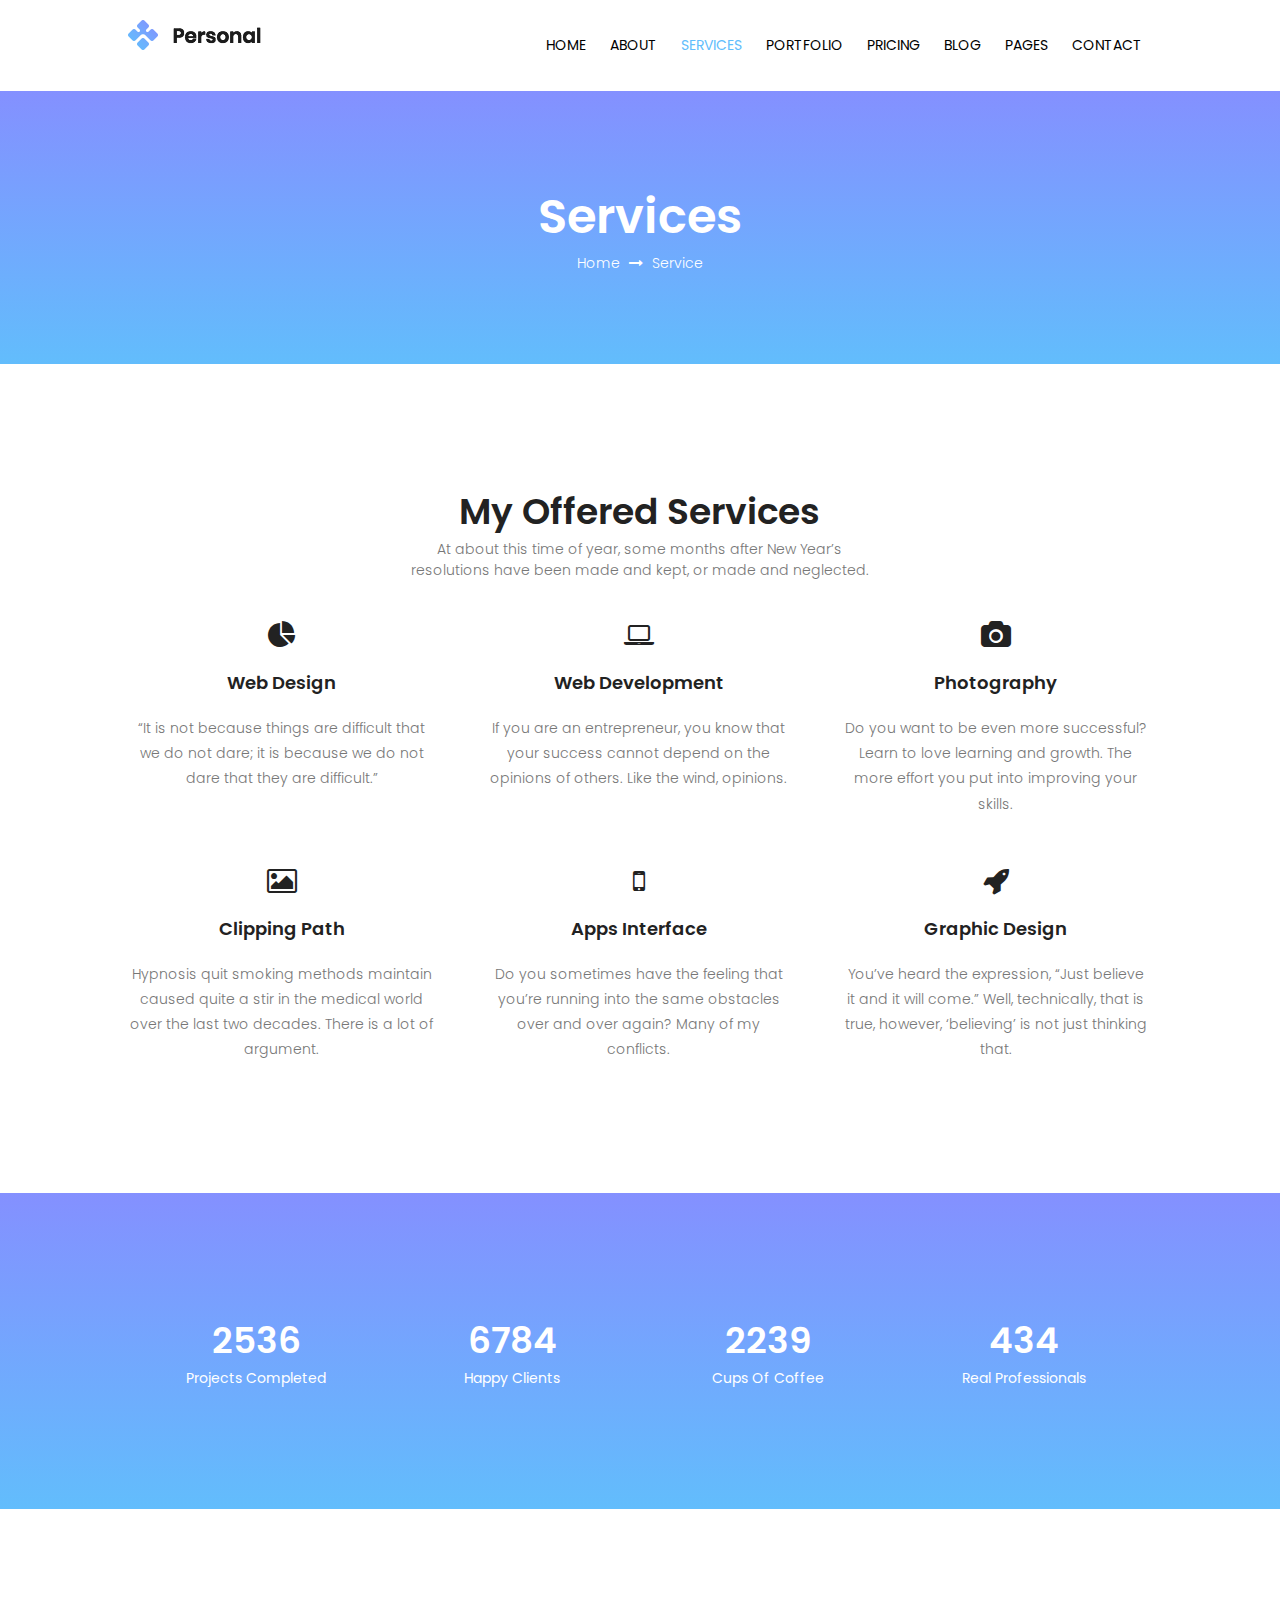
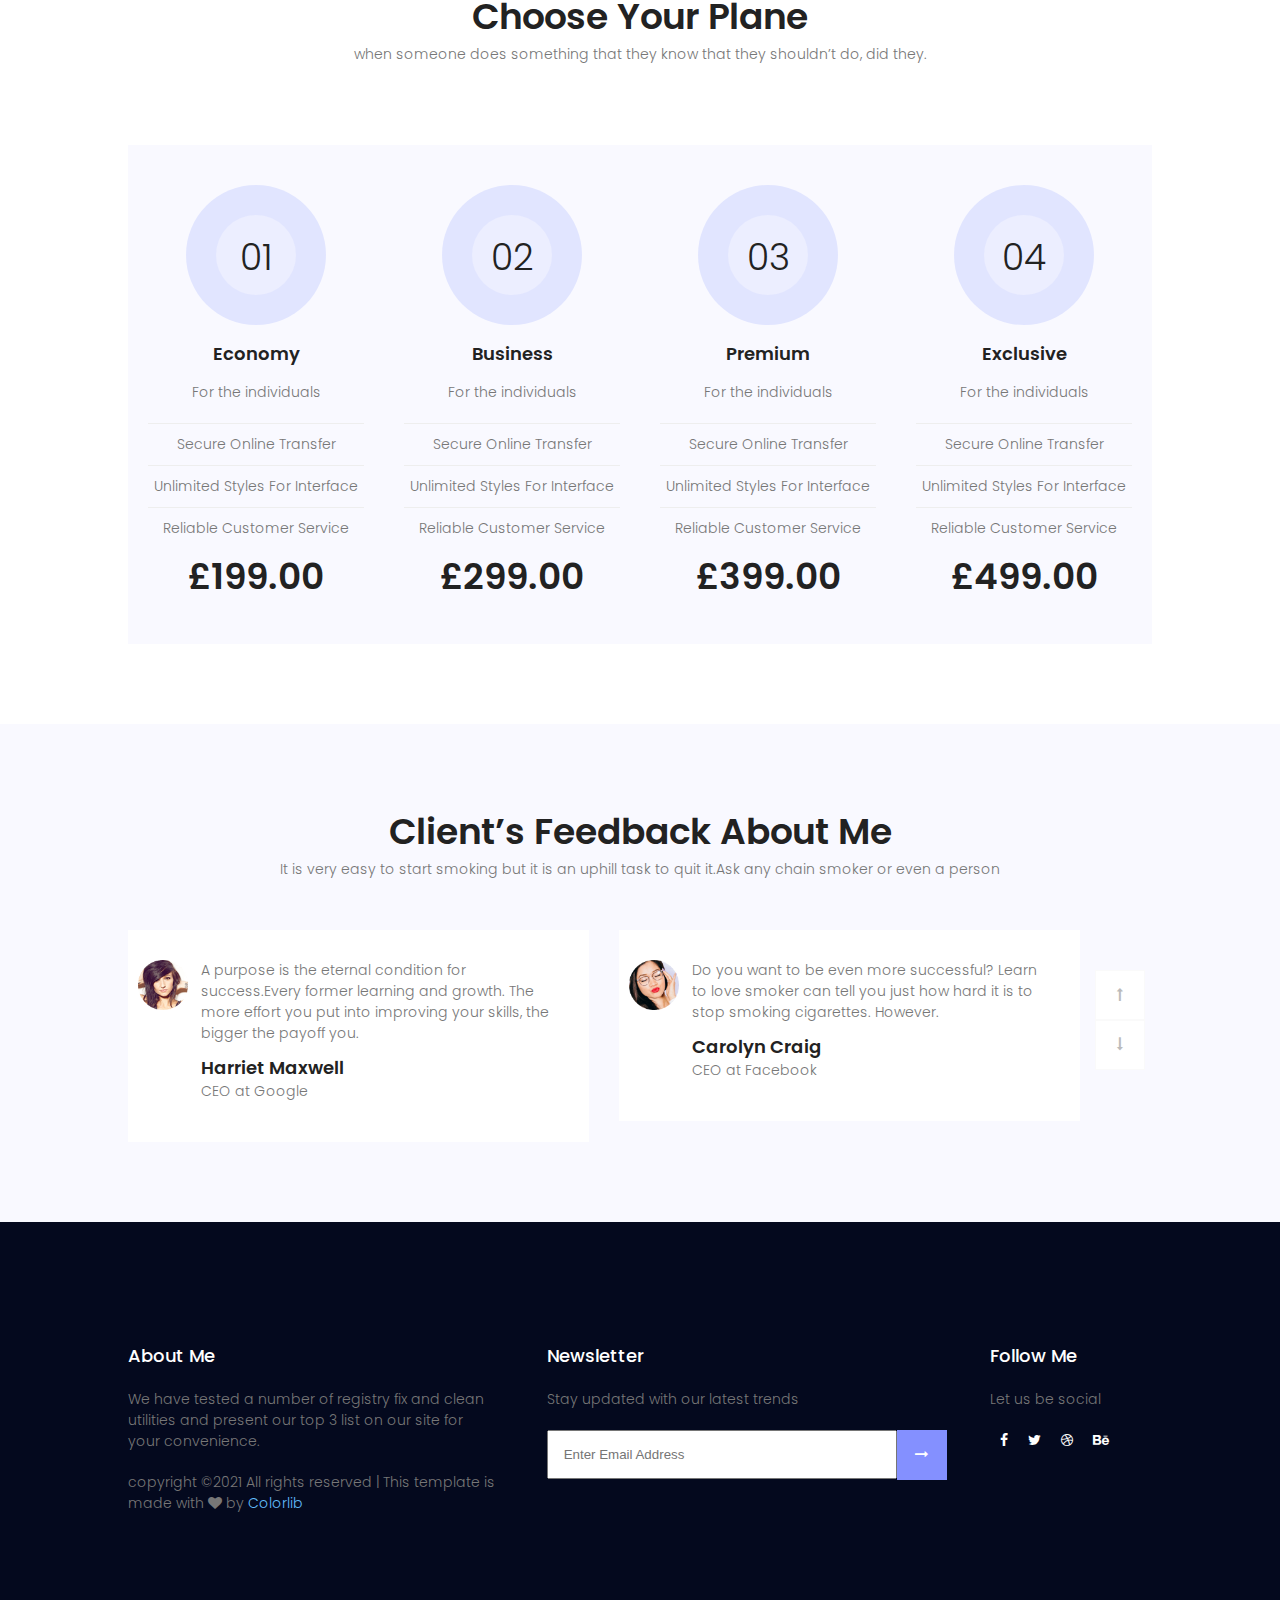
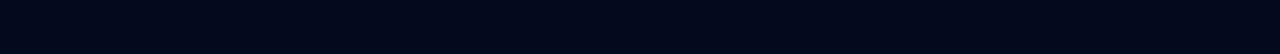
<file: index.html>
<html lang="en">
<head>
    <meta charset="UTF-8">
    <meta http-equiv="X-UA-Compatible" content="IE=edge">
    <meta name="viewport" content="width=device-width, initial-scale=1.0">
    <title>Personal</title>

    <link rel="preconnect" href="https://fonts.googleapis.com">
    <link rel="preconnect" href="https://fonts.gstatic.com" crossorigin>
    <link href="https://fonts.googleapis.com/css2?family=Poppins:wght@100;200;300;400;500;600&display=swap" rel="stylesheet">
    <link rel="stylesheet" href="./assets/fonts/css/font-awesome.min.css">
    <link rel="stylesheet" href="./assets/css/style.css">
</head>
<body>
    <!-- Header Section -->
     <div class="navbar">
         <div class="container">
             <div class="navbar__logo">
               <img src="./assets/images/logo.png" alt="Logo">
             </div>
             <ul class="navbar__links">
                 <li><a href="#">home</a></li>
                 <li><a href="#">about</a></li>
                 <li><a href="#" class="active">services</a></li>
                 <li><a href="portfolio.html">portfolio</a></li>
                 <li><a href="#">pricing</a></li>
                 <li><a href="#">blog</a></li>
                 <li><a href="#">pages</a></li>
                 <li><a href="#">contact</a></li>
             </ul>
             <div class="clear"></div>
         </div>
     </div>
    <!-- ./Header Section -->
    <!-- Service Section -->
        <div class="services">
            <h1>services</h1>
            <p>
                Home
                <i  class="fa fa-long-arrow-right"></i>
                Service
            </p>
        </div>
    <!-- ./Service Section -->
    <!-- Offer Section -->
    <div class="offers padding-section">
        <div class="container">
            <div class="offers__head">
                <h2>my offered services</h2>
                <p>At about this time of year, some months after New Year’s resolutions have been made and
                    kept, or made and neglected.
                </p>
            </div>
            <div class="offers__content">
                <div class="offers__content__item">
                    <i class="fa fa-pie-chart fa-2x"></i>
                    <h4>web design</h4>
                    <p>“It is not because things are difficult that we do not dare; it is because we do not dare that they are difficult.”</p>
                </div>
                <div class="offers__content__item margin__between">
                    <i class="fa fa-laptop fa-2x"></i>
                    <h4>web development</h4>
                    <p>If you are an entrepreneur, you know that your success cannot depend on the opinions of others. Like the wind, opinions.</p>
                </div>
                <div class="offers__content__item">
                    <i class="fa fa-camera fa-2x"></i>
                    <h4>photography</h4>
                    <p>Do you want to be even more successful? Learn to love learning and growth. The more effort you put into improving your skills.</p>
                </div>
                <div class="offers__content__item">
                    <i class="fa fa-picture-o fa-2x"></i>
                    <h4>clipping path</h4>
                    <p>Hypnosis quit smoking methods maintain caused quite a stir in the medical world over the last two decades. There is a lot of argument.</p>
                </div>
                <div class="offers__content__item margin__between">
                    <i class="fa fa-mobile-phone fa-2x"></i>
                    <h4>apps interface</h4>
                    <p>Do you sometimes have the feeling that you’re running into the same obstacles over and over again? Many of my conflicts.</p>
                </div>
                <div class="offers__content__item">
                    <i class="fa fa-rocket fa-2x"></i>
                    <h4>graphic design</h4>
                    <p>You’ve heard the expression, “Just believe it and it will come.” Well, technically, that is true, however, ‘believing’ is not just thinking that.</p>
                </div>
            </div>
        </div>
    </div>
    <!-- ./Offer Section -->

    <!--Number Section  -->
       <div class="number">
          <div class="container">
                <div class="number__item">
                    <h2>2536</h2>
                    <p>projects completed</p>
                </div>
                <div class="number__item">
                    <h2>6784</h2>
                    <p>happy clients</p>
                </div>
                <div class="number__item">
                    <h2>2239</h2>
                    <p>cups of coffee</p>
                </div>
                <div class="number__item">
                    <h2>434</h2>
                    <p>real professionals</p>
                </div>
          </div>
       </div>
    <!-- ./Number Section -->

    <!-- Pricing Section -->
    <div class="price">
        <div class="price__head padding-section">
            <h2>choose your plane</h2>
            <p>when someone does something that they know that they shouldn’t do, did they.</p>
        </div>
        <div class="container">
            <div class="price__content">
                <div class="price__content__item">
                   <div class="price__circle">
                         <h2>01</h2>
                   </div>
                   <h4>economy</h4>
                   <p>For the individuals</p>
                   <ul class="price__list">
                       <li>secure online transfer</li>
                       <li>unlimited styles for interface</li>
                       <li>reliable customer service</li>
                   </ul>
                   <h2>£199.00</>
                </div>
                <div class="price__content__item">
                    <div class="price__circle">
                        <h2>02</h2>
                    </div>
                    <h4>business</h4>
                    <p>For the individuals</p>
                    <ul class="price__list">
                        <li>secure online transfer</li>
                        <li>unlimited styles for interface</li>
                        <li>reliable customer service</li>
                    </ul>
                    <h2>£299.00</h2>
                </div>
                <div class="price__content__item">
                    <div class="price__circle">
                        <h2>03</h2>
                    </div>
                    <h4>premium</h4>
                    <p>For the individuals</p>
                    <ul class="price__list">
                        <li>secure online transfer</li>
                        <li>unlimited styles for interface</li>
                        <li>reliable customer service</li>
                    </ul>
                    <h2>£399.00</h2>
                </div>
                <div class="price__content__item">
                    <div class="price__circle">
                        <h2>04</h2>
                    </div>
                    <h4>exclusive</h4>
                    <p>For the individuals</p>
                    <ul class="price__list">
                        <li>secure online transfer</li>
                        <li>unlimited styles for interface</li>
                        <li>reliable customer service</li>
                    </ul>
                    <h2 class="price">£499.00</h2>
                </div>
            </div>
        </div>
    </div>
    <!-- ./Pricing Section -->
    <!-- Feedback Section -->
    <div class="feedback padding-section margin">
        <div class="container">
            <div class="feedback__head">
                <h2>client’s feedback about me</h2>
                <p>It is very easy to start smoking but it is an uphill task to quit it.Ask any chain smoker or even a person</p>
            </div>
            <div class="feedback__content">
                <div class="feedback__content_item margin__right">
                    <div class="feedback__content__img">
                        <img src="./assets/images/user1.png" alt="user1">
                    </div>
                    <div class="feedback__content_item_description">
                        <p>A purpose is the eternal condition for success.Every former 
                        learning and growth. The more effort you put into improving 
                        your skills, the bigger the payoff you.
                        </p>                            
                        <h4>harriet maxwell</h4>
                        <p>CEO at Google</p>
                    </div>
                </div>
                <div class="feedback__content_item">
                    <div class="feedback__content__img">
                        <img src="./assets/images/user2.png" alt="user2">
                    </div>
                    <div class="feedback__content_item_description">
                        <p>Do you want to be even more successful? Learn to love 
                        smoker can tell you just how hard it is to stop smoking 
                        cigarettes. However.
                        </p>                            
                        <h4>carolyn craig</h4>
                        <p>CEO at Facebook</p>
                    </div>
                </div>
                <div class="feedback__button">
                    <button><i class="fa fa-long-arrow-up"></i></button>
                    <button><i class="fa fa-long-arrow-down"></i></button>
                </div>
                <div class="clear"></div>
            </div>
        </div>
    </div>
    <!-- ./Feedback Section -->

    <!-- Footer Section -->
    <div class="footer padding-section">
        <div class="container">
            <div class="footer__item">
                <h4>about me</h4>
                <p>
                    We have tested a number of registry fix and clean utilities and 
                    present our top 3 list on our site for your convenience.
                </p>
                <p>copyright &copy;2021 All rights reserved | This template is made with 
                    <i class="fa fa-heart"></i> by <a href="https://colorlib.com/" class="active">Colorlib</a>
                </p>
            </div>
            <!-- footer__padding -->
            <div class="footer__item margin__between">    
                <h4>newsletter</h4>
                <p>Stay updated with our latest trends</p>
                <div class="footer__item__email">
                    <input type="email" placeholder="Enter Email Address">
                    <button class="button__color"><i class="fa fa-long-arrow-right"></i></button>
                </div>
            </div>
            <div class="footer__item follow__section">
                <h4>follow me</h4>
                <p>Let us be social</p>
                <ul class="footer__social-list">
                    <li><i class="fa fa-facebook"></i></li>
                    <li><i class="fa fa-twitter"></i></li>
                    <li><i class="fa fa-dribbble"></i></li>
                    <li><i class="fa fa-behance"></i></li>
                </ul>
            </div>
        </div>
    </div>
    <!-- ./Footer Section -->
</body>
</html>
</file>
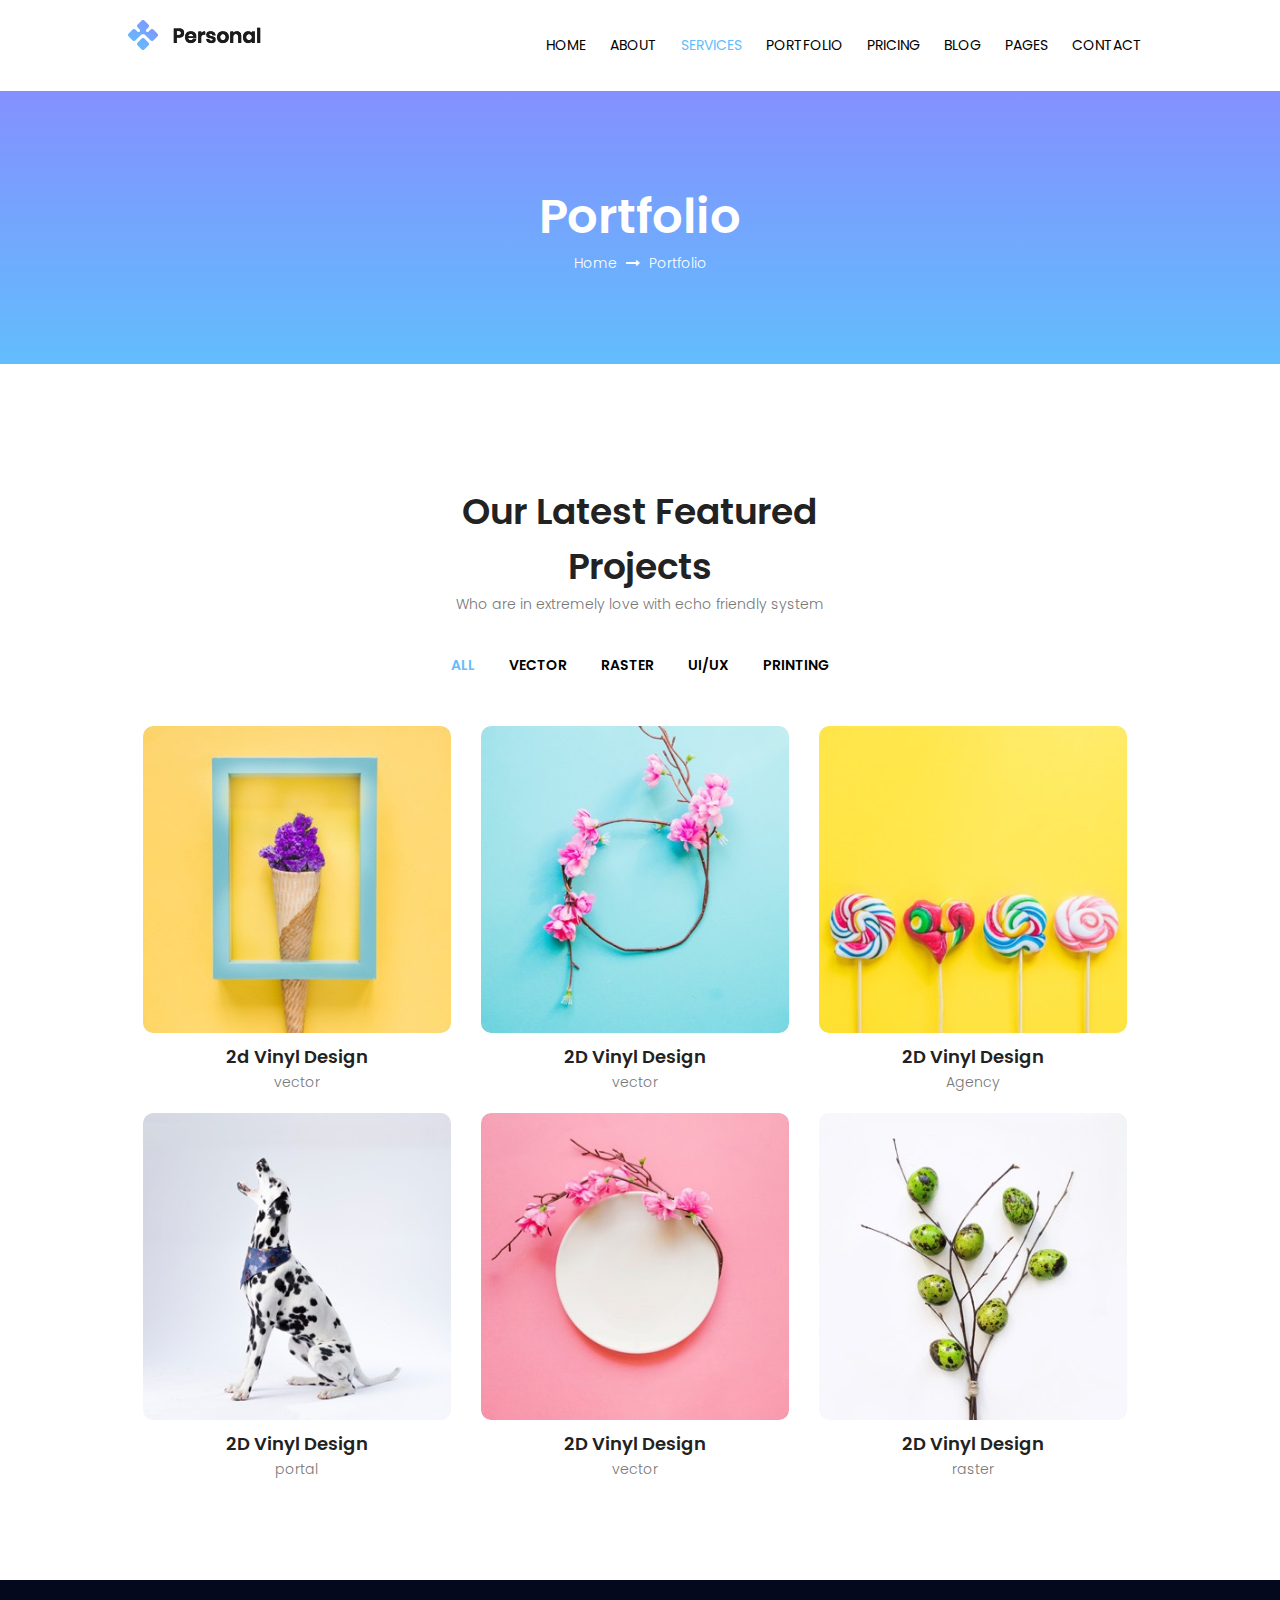
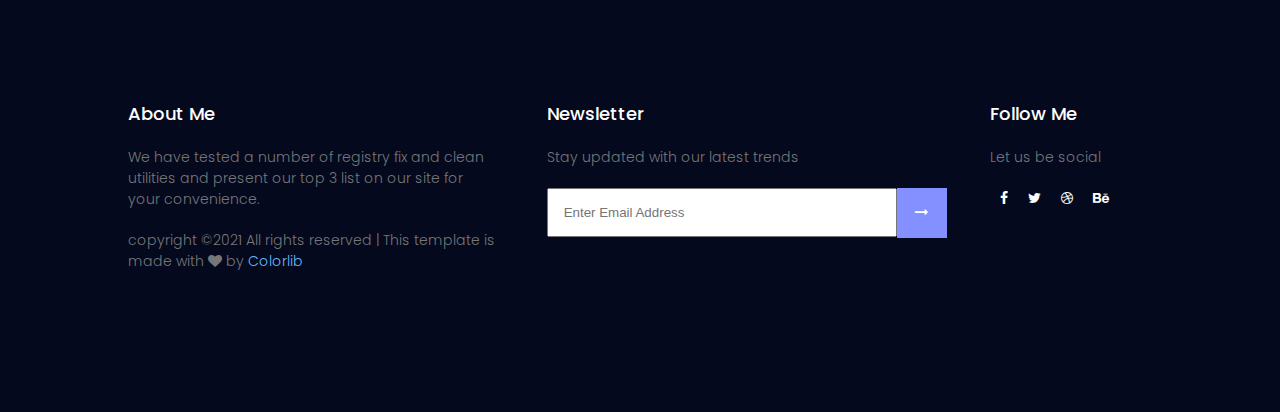
<file: portfolio.html>
<html lang="en">
<head>
    <meta charset="UTF-8">
    <meta http-equiv="X-UA-Compatible" content="IE=edge">
    <meta name="viewport" content="width=device-width, initial-scale=1.0">
    <title>Portfolio</title>
    <link rel="preconnect" href="https://fonts.googleapis.com">
    <link rel="preconnect" href="https://fonts.gstatic.com" crossorigin>
    <link href="https://fonts.googleapis.com/css2?family=Poppins:wght@100;200;300;400;500;600&display=swap" rel="stylesheet">
    <link rel="stylesheet" href="./assets/fonts/css/font-awesome.min.css">
    <link rel="stylesheet" href="./assets/css/style.css">
</head>
<body>
    <!-- Header Section -->
        <div class="navbar">
            <div class="container">
                <div class="navbar__logo">
                <img src="./assets/images/logo.png" alt="Logo">
                </div>
                <ul class="navbar__links">
                    <li><a href="#">home</a></li>
                    <li><a href="#">about</a></li>
                    <li><a href="#" class="active">services</a></li>
                    <li><a href="#">portfolio</a></li>
                    <li><a href="#">pricing</a></li>
                    <li><a href="#">blog</a></li>
                    <li><a href="#">pages</a></li>
                    <li><a href="#">contact</a></li>
                </ul>
                <div class="clear"></div>
            </div>
        </div>
    <!-- ./Header Section -->
    <!-- Portfolio Section -->
        <div class="portfolio">
            <h1>portfolio</h1>
            <p>
                Home
                <i class="fa fa-long-arrow-right"></i>
                Portfolio
            </p>
        </div>
    <!-- ./Portfolio Section -->  
    <!-- Feature Section -->
        <div class="feature padding-section">
            <div class="container">
                <div class="feature__head">
                    <h2>our latest featured projects</h2>
                    <p>Who are in extremely love with echo friendly system</p>
                </div>
                <ul class="feature__list">
                    <li><a href="#" class="active">all</a></li>
                    <li><a href="#">vector</a></li>
                    <li><a href="#">raster</a></li>
                    <li><a href="#">ui/ux</a></li>
                    <li><a href="#">printing</a></li>
                </ul>
                <div class="feature__content">
                    <div class="feature__content__item">
                        <div class="img-wrapper">
                            <img src="./assets/images/p1.jpg" alt="p1">
                            <div class="img-overlay">
                                <img src="./assets/images/preview.png" alt="preview">
                            </div>
                        </div>
                        <h4>2d vinyl design</h4>
                        <p>vector</p>
                    </div>
                    <div class="feature__content__item">
                        <div class="img-wrapper">
                            <img src="./assets/images/p2.jpg" alt="p2">
                            <div class="img-overlay">
                                <img src="./assets/images/preview.png" alt="preview">
                            </div>
                        </div>
                        <h4>2D vinyl design</h4>
                        <p>vector</p>
                    </div>
                    <div class="feature__content__item">
                        <div class="img-wrapper">
                            <img src="./assets/images/p3.jpg" alt="p3">
                            <div class="img-overlay">
                                <img src="./assets/images/preview.png" alt="preview">
                            </div>
                        </div>
                        <h4>2D vinyl design</h4>
                        <p>Agency</p>
                    </div>
                    <div class="feature__content__item">
                        <div class="img-wrapper">
                            <img src="./assets/images/p4.jpg" alt="p4">
                            <div class="img-overlay">
                                <img src="./assets/images/preview.png" alt="preview">
                            </div>
                        </div>
                        <h4>2D vinyl design</h4>
                        <p>portal</p>
                    </div>
                    <div class="feature__content__item">
                        <div class="img-wrapper">
                            <img src="./assets/images/p5.jpg" alt="">
                            <div class="img-overlay">
                                <img src="./assets/images/preview.png" alt="preview">
                            </div>
                        </div>
                        <h4>2D vinyl design</h4>
                        <p>vector</p>
                    </div>
                    <div class="feature__content__item">
                        <div class="img-wrapper">
                            <img src="./assets/images/p6.jpg" alt="">
                            <div class="img-overlay">
                                <img src="./assets/images/preview.png" alt="preview">
                            </div>
                        </div>
                        <h4>2D vinyl design</h4>
                        <p>raster</p>
                    </div>
                </div>
            </div>
        </div>
    <!-- ./Feature Section -->
    <!-- Footer Section -->
        <div class="footer">
            <div class="container">
                <div class="footer__item">
                    <h4>about me</h4>
                    <p>
                        We have tested a number of registry fix and clean utilities and 
                        present our top 3 list on our site for your convenience.
                    </p>
                    <p>copyright &copy;2021 All rights reserved | This template is made with 
                        <i class="fa fa-heart"></i> by <a href="https://colorlib.com/" class="active">Colorlib</a>
                    </p>
                </div>
                <div class="footer__item margin__between">
                    <h4>newsletter</h4>
                    <p>Stay updated with our latest trends</p>
                    <div class="footer__item__email">
                        <input type="email" placeholder="Enter Email Address">
                        <button class="button__color"><i class="fa fa-long-arrow-right"></i></button>
                    </div>
                </div>
                <div class="footer__item follow__section">
                    <h4>follow me</h4>
                    <p>Let us be social</p>
                    <ul class="footer__social-list">
                        <li><i class="fa fa-facebook"></i></li>
                        <li><i class="fa fa-twitter"></i></li>
                        <li><i class="fa fa-dribbble"></i></li>
                        <li><i class="fa fa-behance"></i></li>
                    </ul>
                </div>
            </div>
        </div>
    <!-- ./Footer Section -->
</body>
</html>
</file>
<file: assets/css/style.css>
* {
  box-sizing: border-box;
  margin: 0;
  padding: 0;
}
body {
  font-family: "Poppins", sans-serif;
  font-size: 14px;
  font-weight: 300;
  color: rgb(119, 119, 119);
}
/* General Style */
h1,
h2,
h4 {
  font-weight: 600;
  color: rgb(34, 34, 34);
}
h1 {
  font-size: 48px;
}
h2 {
  font-size: 36px;
}
h4 {
  font-size: 18px;
}
ul li {
  list-style: none;
}
a {
  text-decoration: none;
  color: black;
}
img {
  width: 100%;
  display: block;
}
.container {
  width: 80%;
  margin: 0 auto;
}
.clear {
  clear: both;
}
.active {
  color: #62bdfc;
}
.padding-section {
  padding: 80px 0;
}
.margin {
  margin-top: 80px;
}
.margin__between {
  margin: 0 50px;
}
.margin__right {
  margin-right: 30px;
}
/* Header Section */

.navbar {
  padding: 20px 0;
}
.navbar__logo {
  float: left;
}
.navbar__links {
  float: right;
}
.navbar__links li {
  display: inline-block;
  text-transform: uppercase;
  padding: 15px 10px;
}
.navbar__links li a {
  font-weight: 400;
}

/* services */
.services,
.portfolio {
  color: #fff;
  text-align: center;
  background: linear-gradient(#8490ff, #62bdfc);
  padding: 90px 0;
}
.services h1,
.portfolio h1 {
  text-transform: capitalize;
  color: #fff;
}
.services i,
.portfolio i {
  padding: 0 5px;
}

/* Offer Section  */
.offers__head,
.feature__head {
  text-align: center;
  margin-bottom: 50px;
  width: 45%;
  margin: 40px auto;
}
.offers__head h2,
.feature__head h2 {
  text-transform: capitalize;
  color: #222;
}
.offers__content {
  overflow: auto;
}
.offers__content__item {
  width: 30%;
  float: left;
  text-align: center;
}
.offers__content__item h4 {
  text-transform: capitalize;
  padding: 20px 0;
}
.offers__content__item i {
  color: rgb(34, 34, 34);
}
.offers__content__item p {
  line-height: 1.8;
  margin-bottom: 50px;
}

/* Number Section */
.number {
  background-image: linear-gradient(#8490ff, #62bdfc);
  overflow: auto;
}
.number__item {
  width: 25%;
  float: left;
  text-align: center;
  padding: 120px 0;
  text-transform: capitalize;
}
.number__item h2,
.number__item p {
  color: #fff;
}
.number__item p {
  font-weight: 400;
}

/* Price Section */
.price__head,
.feedback__head {
  text-align: center;
}
.price__head h2,
.feedback__head h2 {
  text-transform: capitalize;
}
.price__content {
  background-color: #f9f9ff;
  overflow: auto;
}
.price__circle {
  width: 140px;
  height: 140px;
  text-align: center;
  border: 30px solid rgba(132, 144, 255, 0.1);
  background-color: rgba(132, 144, 255, 0.1);
  border-radius: 100px;
  padding: 15px;
  margin: 0 auto;
}
.price__circle h2 {
  font-weight: 300;
}
.price__content__item {
  width: 25%;
  float: left;
  padding: 40px 20px;
  text-align: center;
}
.price__content__item h4 {
  padding: 15px 0;
  text-transform: capitalize;
}
.price__list {
  padding-top: 20px;
  text-transform: capitalize;
}
.price__list li {
  border-top: 1px solid #eee;
  padding: 10px 0;
}
/* Feedback Section */
.feedback {
  background-color: #f9f9ff;
}
.feedback__content {
  margin-top: 50px;
}
.feedback__content_item {
  width: 45%;
  float: left;
  background-color: #fff;
  padding: 30px 30px 30px 10px;
}
.feedback__content__img {
  width: 100px;
}
.feedback__content__img img {
  width: 50%;
  float: left;
}
.feedback__button {
  padding: 40px 0;
}
.feedback__button button {
  width: 50px;
  height: 50px;
  padding: auto;
  background-color: #fff;
  border: none;
  margin-left: 15px;
  border: 1px solid rgb(250, 250, 250);
  color: rgb(187, 187, 187);
}
.feedback__content_item_description {
  width: 85%;
  float: right;
}
.feedback__content_item_description p {
  margin-bottom: 10px;
}
.feedback__content_item_description h4 {
  text-transform: capitalize;
}
/* Footer Section */
.footer {
  background-color: #04091e;
  color: #fff;
  overflow: auto;
  padding: 120px 0;
}
.footer__item {
  width: 36%;
  float: left;
}
.footer__item input {
  width: 95%;
  position: relative;
  padding: 15px;
}
.footer__item button {
  position: absolute;
}
.footer__item button i {
  color: #fff;
}
.footer__item h4 {
  color: #fff;
  text-transform: capitalize;
  padding-bottom: 20px;
  font-weight: 500;
}
.footer__item p {
  color: #777;
  margin-bottom: 20px;
}
.follow__section {
  width: 18%;
  padding-left: 25px;
}
.footer__social-list li {
  float: left;
  padding: 0 10px;
}
.button__color {
  width: 50px;
  height: 50px;
  text-align: center;
  background-color: #8490ff;
  border-style: none;
}
/* Portfolio Section */
.feature__list {
  text-align: center;
}
.feature__list li {
  font-weight: 600;
  display: inline-block;
  text-transform: uppercase;
  padding: 0 15px;
}
.feature__content {
  margin-top: 50px;
  overflow: auto;
}
.feature__content__item {
  width: 33%;
  float: left;
  padding: 0 15px;
  text-align: center;
  margin-bottom: 20px;
}
.feature__content__item h4 {
  text-transform: capitalize;
  padding: 10px 0 2px;
}
.img-wrapper {
  position: relative;
  border-radius: 10px;
  overflow: hidden;
}
.img-wrapper .img-overlay {
  border-radius: 10px;
  position: absolute;
  width: 100%;
  height: 100%;
  top: 0;
  left: 0;
  background: rgba(35, 179, 236, 0.5);
  opacity: 0;
}
.img-wrapper:hover .img-overlay {
  opacity: 1;
}
.img-overlay img {
  width: 50px;
  position: absolute;
  text-align: center;
  top: 50%;
  left: 50%;
  transform: translate(-50%, -50%);
}
</file>
